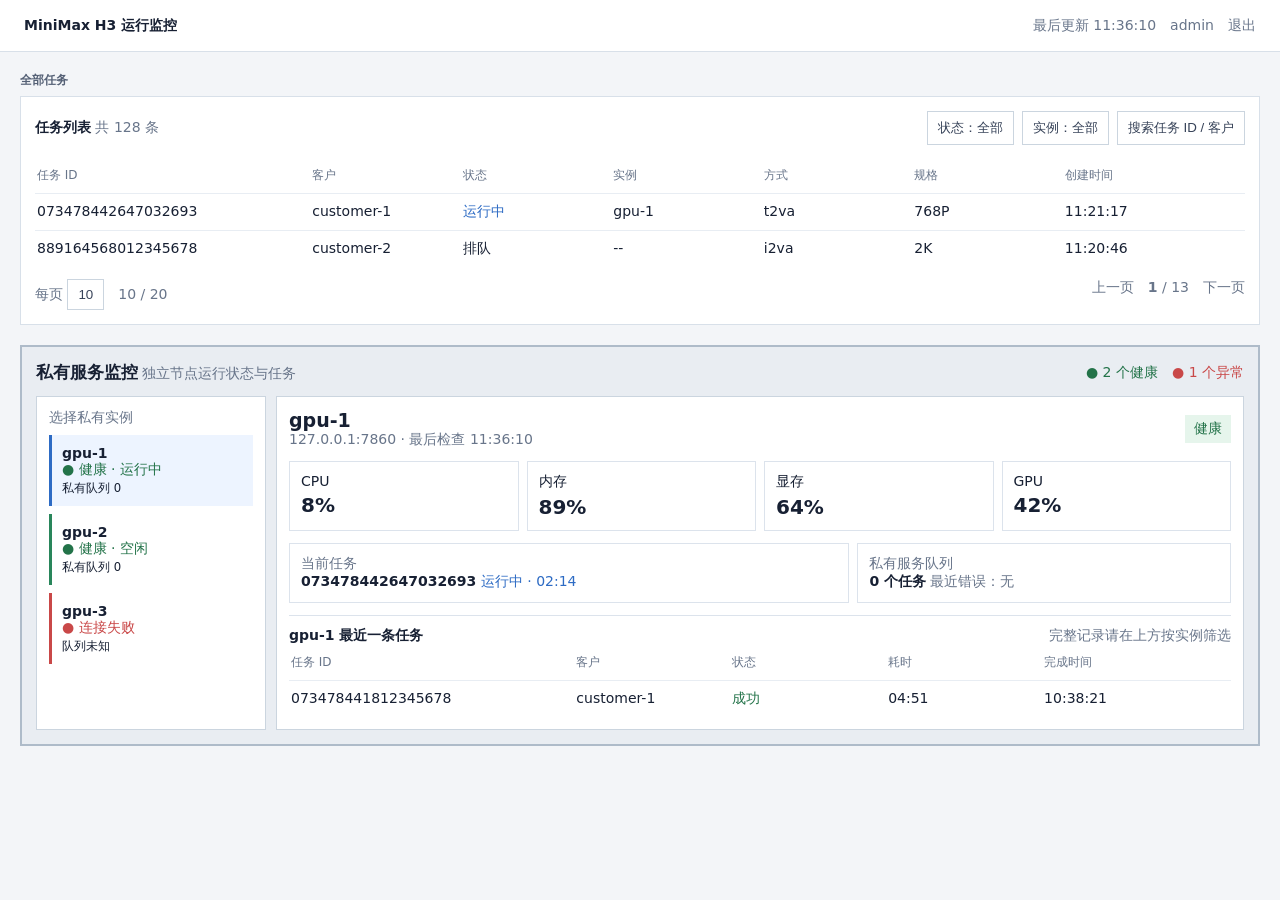
<file: specs/product/admin/index.html>
<!doctype html>
<html lang="zh-CN">
<head><meta charset="utf-8"><meta name="viewport" content="width=device-width,initial-scale=1"><title>MiniMax H3 管理端原型</title><meta http-equiv="refresh" content="0;url=monitor.html"></head>
<body><p><a href="monitor.html">打开监控页面原型</a></p></body>
</html>
</file>
